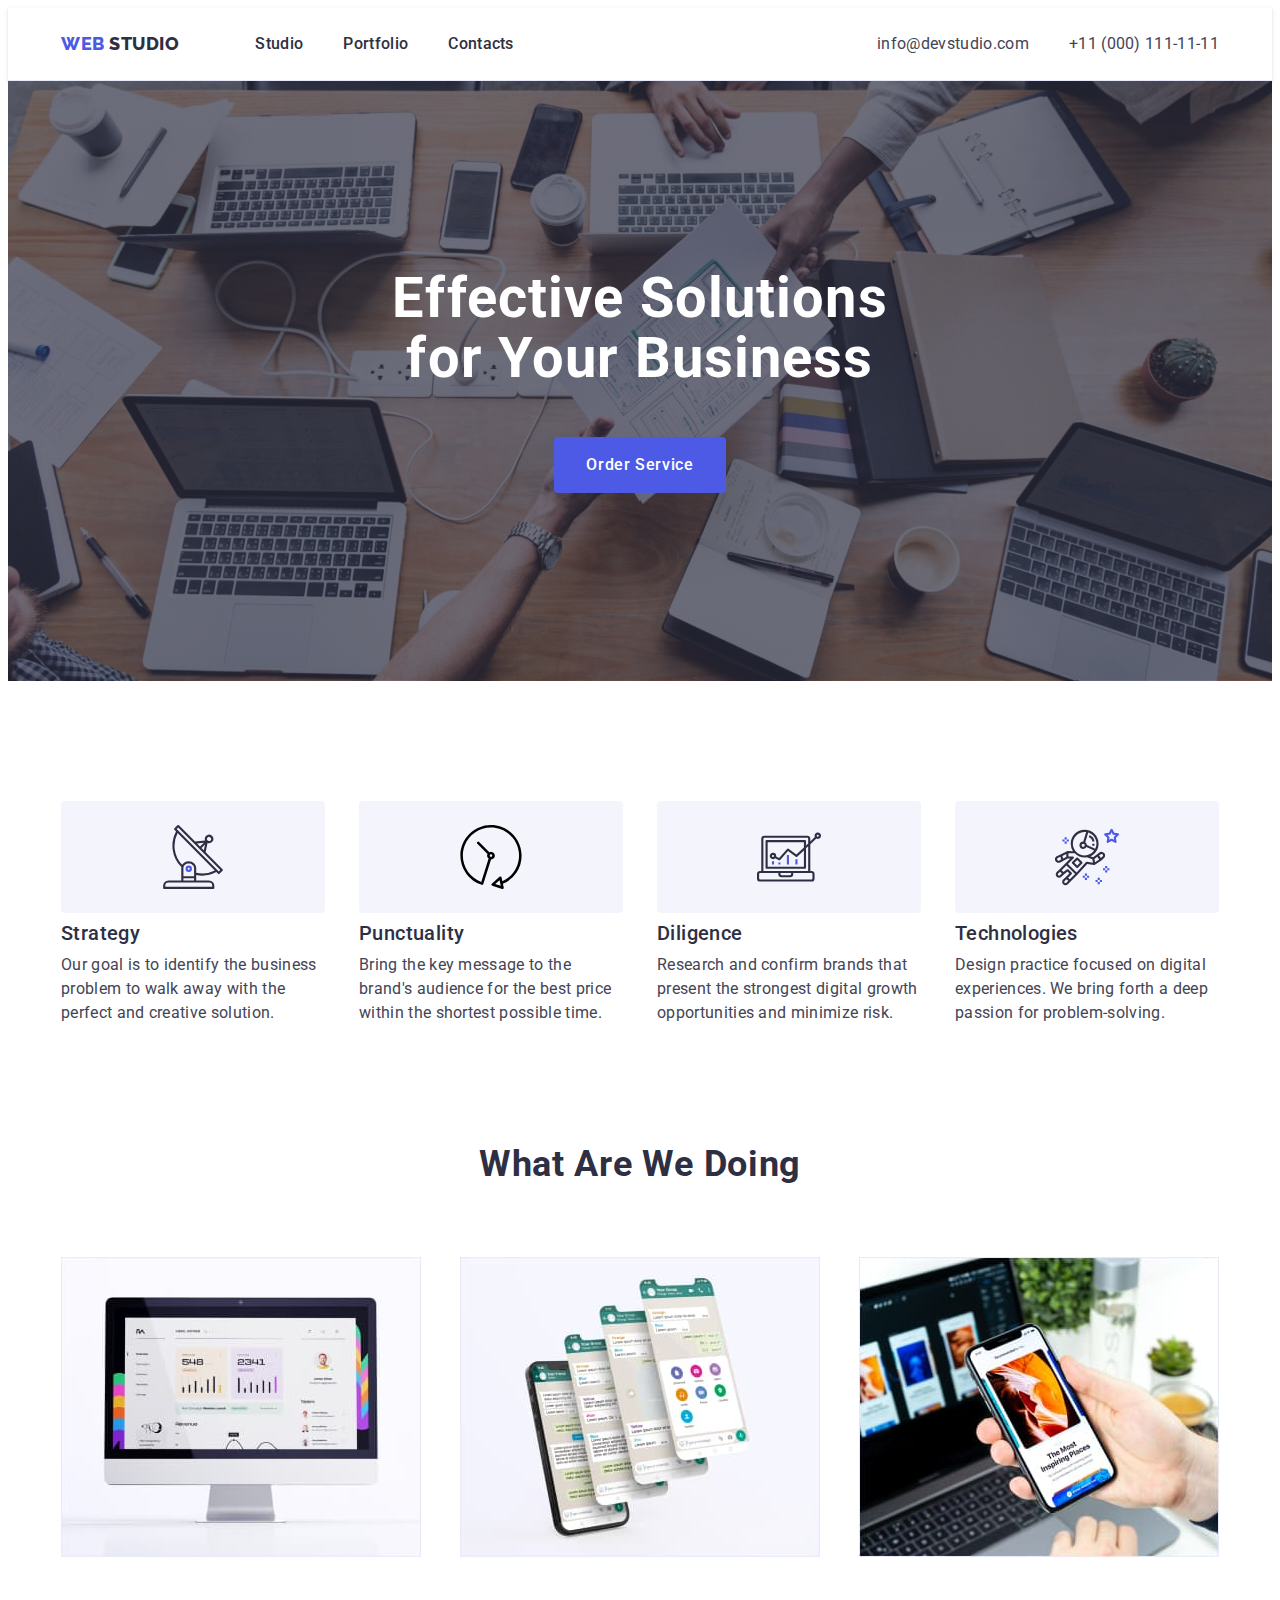
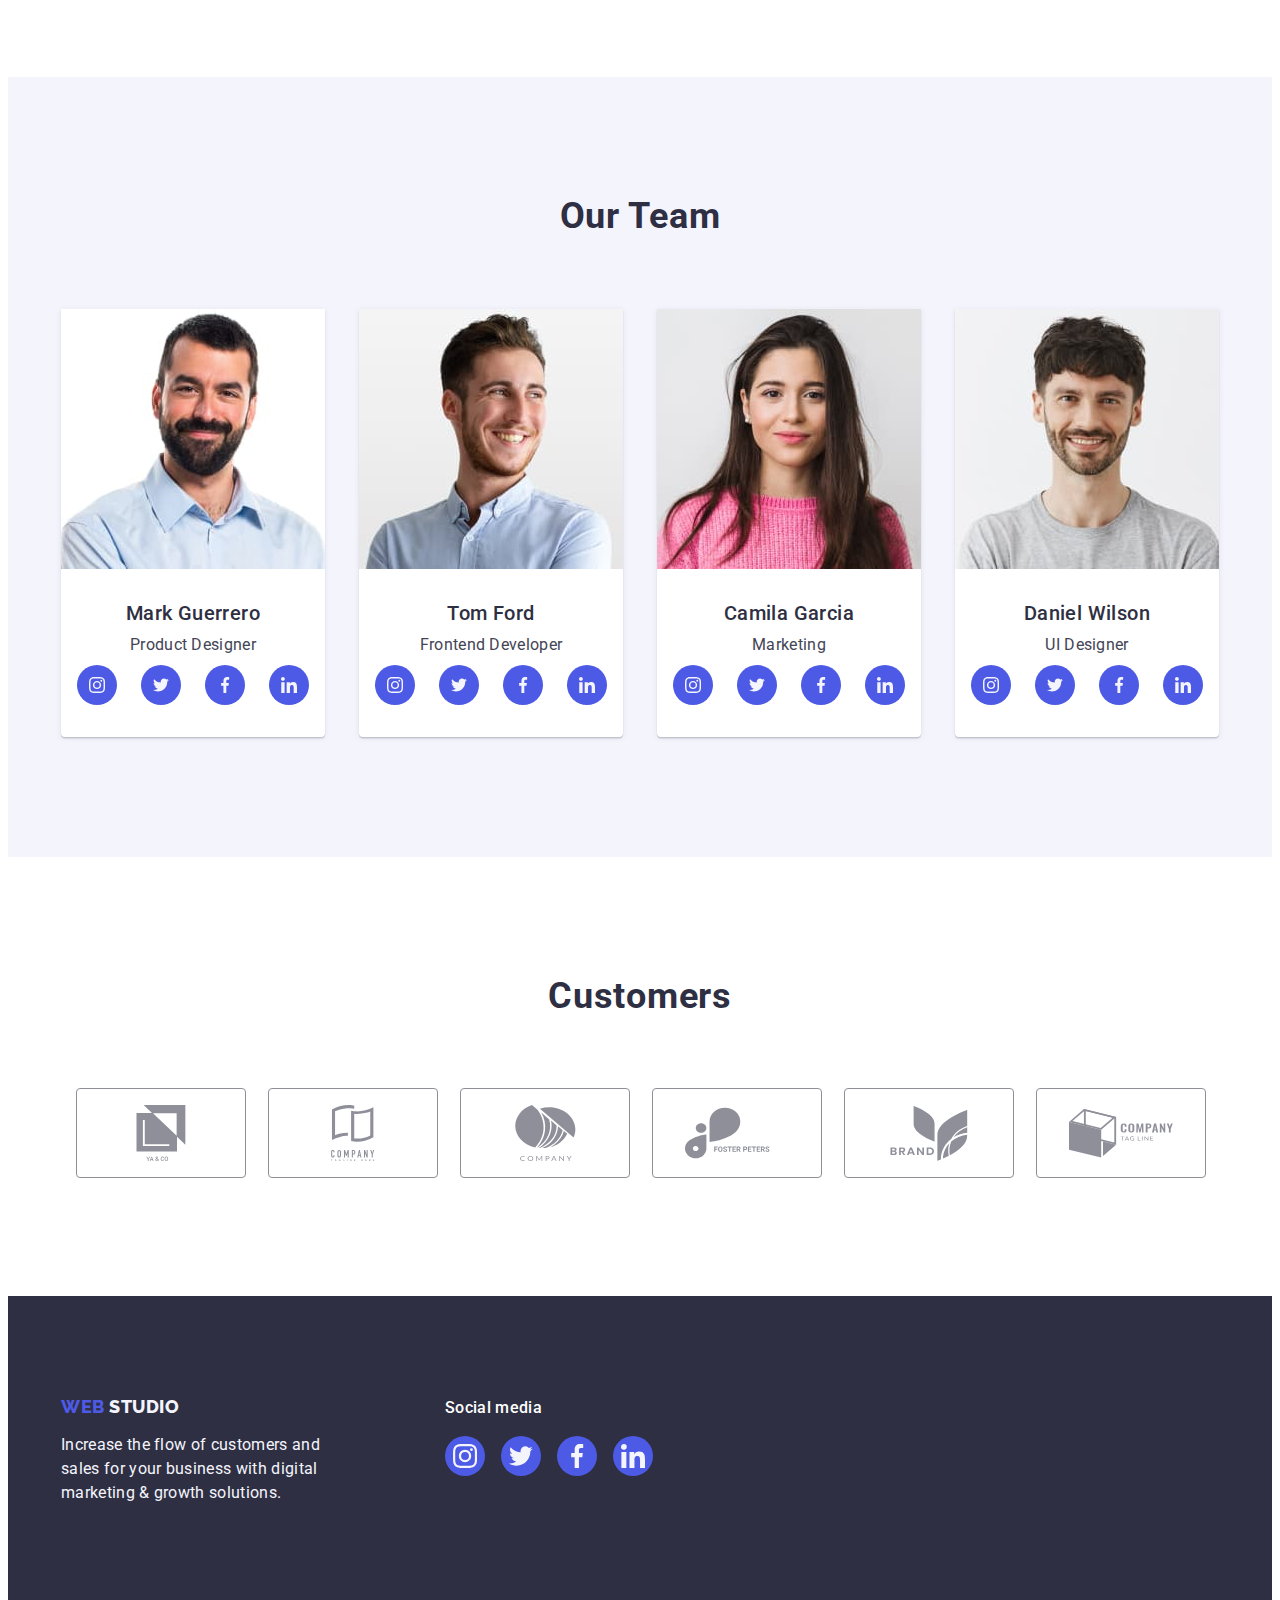
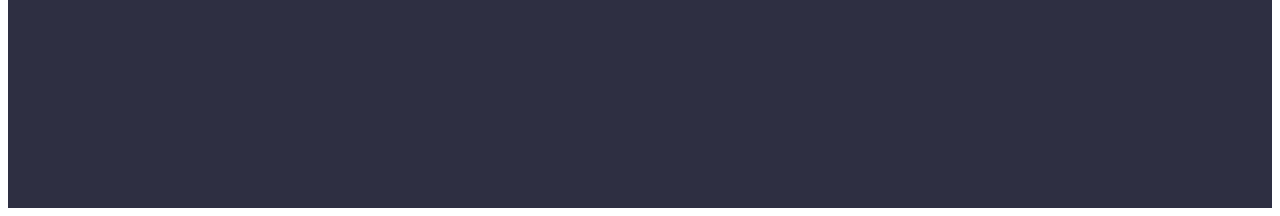
<file: index.html>
<!DOCTYPE html>
<html lang="en">
  <head>
    <meta charset="UTF-8" />
    <meta http-equiv="X-UA-Compatible" content="IE=edge" />
    <meta name="viewport" content="width=device-width, initial-scale=1.0" />
    <link rel="preconnect" href="https://fonts.googleapis.com" />
    <link rel="preconnect" href="https://fonts.gstatic.com" crossorigin />
    <link
      href="https://fonts.googleapis.com/css2?family=Raleway:wght@800&family=Roboto:wght@400;500;700&display=swap"
      rel="stylesheet"
    />
    <link
      rel="stylesheet"
      href="https://cdnjs.cloudflare.com/ajax/libs/modern-normalize/1.1.0/modern-normalize.min.css"
      integrity="sha512-wpPYUAdjBVSE4KJnH1VR1HeZfpl1ub8YT/NKx4PuQ5NmX2tKuGu6U/JRp5y+Y8XG2tV+wKQpNHVUX03MfMFn9Q=="
      crossorigin="anonymous"
      referrerpolicy="no-referrer"
    />
    <link rel="stylesheet" href="./css/styles.css" />
    <title>Document</title>
  </head>
  <body>
    <header class="header">
      <!-- navigation -->
      <div class="container main-nav">
        <nav class="main-nav">
          <!-- logo -->
          <a href="./index.html" class="logo link"> Web <span class="span-logo">Studio</span></a>

          <!-- navigation list -->
          <ul class="site-nav list">
            <li class="item">
              <a href="./index.html" class="navigation-link link"> Studio</a>
            </li>
            <li class="item">
              <a href="./portfolio.html" class="navigation-link link">Portfolio</a>
            </li>
            <li class="item"><a href="" class="navigation-link link"> Contacts</a></li>
          </ul>
        </nav>
        <!-- address -->
        <address class="address">
          <ul class="address-list list">
            <li class="item">
              <a href="mailto:info@devstudio.com" class="address-link list link">
                info@devstudio.com</a
              >
            </li>
            <li class="item">
              <a href="tel:+110001111111" class="address-link list link">+11 (000) 111-11-11</a>
            </li>
          </ul>
        </address>
      </div>
    </header>
    <!-- Main -->
    <main>
      <!-- section hero -->
      <section class="section-hero">
        <div class="container">
          <h1 class="hero">Effective Solutions for Your Business</h1>
          <button type="button" class="buttons">Order Service</button>
        </div>
      </section>
      <!-- section company -->
      <section class="company">
        <div class="container">
          <h2 hidden class="company-hero">Company description</h2>
          <ul class="company-list list">
            <li class="company-li company-li-1">
              <div class="section-company-container">
                <svg width="64" height="64">
                  <use href="./images/icons.svg#icon-antenna"></use>
                </svg>
              </div>
              <h3 class="titel-company">Strategy</h3>
              <p class="text-company">
                Our goal is to identify the business problem to walk away with the perfect and
                creative solution.
              </p>
            </li>
            <li class="company-li company-li-2">
              <div class="section-company-container">
                <svg width="64" height="64">
                  <use href="./images/icons.svg#icon-vector-cloc"></use>
                </svg>
              </div>
              <h3 class="titel-company">Punctuality</h3>
              <p class="text-company">
                Bring the key message to the brand's audience for the best price within the shortest
                possible time.
              </p>
            </li>
            <li class="company-li company-li-3">
              <div class="section-company-container">
                <svg width="64" height="64">
                  <use href="./images/icons.svg#icon-diagram"></use>
                </svg>
              </div>
              <h3 class="titel-company">Diligence</h3>
              <p class="text-company">
                Research and confirm brands that present the strongest digital growth opportunities
                and minimize risk.
              </p>
            </li>
            <li class="company-li company-li-4">
              <div class="section-company-container">
                <svg width="64" height="64">
                  <use href="./images/icons.svg#icon-astronaut"></use>
                </svg>
              </div>
              <h3 class="titel-company">Technologies</h3>
              <p class="text-company">
                Design practice focused on digital experiences. We bring forth a deep passion for
                problem-solving.
              </p>
            </li>
          </ul>
        </div>
      </section>
      <!-- section photo -->
      <section class="action">
        <div class="container">
          <h2 class="action-title">What are we doing</h2>
          <ul class="action-list list">
            <li class="action-list-li">
              <img src="./images/Computer.jpg" alt="Computer" width="360" />
            </li>
            <li class="action-list-li">
              <img src="./images/telephone.jpg" alt="telephone" width="360" />
            </li>
            <li class="action-list-li">
              <img
                src="./images/Telephone_and_Computer.jpg"
                alt="The computer is on the teble and the phone is in hand"
                width="360"
              />
            </li>
          </ul>
        </div>
      </section>
      <!-- section teams -->
      <section class="section-teams">
        <div class="container">
          <h2 class="teams-title">Our Team</h2>
          <ul class="teams-ul list">
            <li class="teams-list">
              <img src="./images/person1.jpg" alt="person 1" width="264" />
              <div class="teams-h-and-p">
                <h3 class="teams-list-title">Mark Guerrero</h3>
                <p class="teams-text">Product Designer</p>
                <ul class="list section-teams-svg-ul">
                  <li class="section-teams-list">
                    <a href="" class="section-teams-a">
                      <svg width="16" height="16" class="footer-social-svg">
                        <use href="./images/icons.svg#icon-instagram"></use>
                      </svg>
                    </a>
                  </li>
                  <li class="section-teams-list">
                    <a href="" class="section-teams-a">
                      <svg width="16" height="16" class="footer-social-svg">
                        <use href="./images/icons.svg#icon-twitter"></use>
                      </svg>
                    </a>
                  </li>
                  <li class="section-teams-list">
                    <a href="" class="section-teams-a">
                      <svg width="16" height="16" class="footer-social-svg">
                        <use href="./images/icons.svg#icon-facebook"></use>
                      </svg>
                    </a>
                  </li>
                  <li class="section-teams-list">
                    <a href="" class="section-teams-a">
                      <svg width="16" height="16" class="footer-social-svg">
                        <use href="./images/icons.svg#icon-linkedin"></use>
                      </svg>
                    </a>
                  </li>
                </ul>
              </div>
            </li>
            <li class="teams-list">
              <img src="./images/person2.jpg" alt="person 2" width="264" />
              <div class="teams-h-and-p">
                <h3 class="teams-list-title">Tom Ford</h3>
                <p class="teams-text">Frontend Developer</p>
                <ul class="list section-teams-svg-ul">
                  <li class="section-teams-list">
                    <a href="" class="section-teams-a">
                      <svg width="16" height="16" class="footer-social-svg">
                        <use href="./images/icons.svg#icon-instagram"></use>
                      </svg>
                    </a>
                  </li>
                  <li class="section-teams-list">
                    <a href="" class="section-teams-a">
                      <svg width="16" height="16" class="footer-social-svg">
                        <use href="./images/icons.svg#icon-twitter"></use>
                      </svg>
                    </a>
                  </li>
                  <li class="section-teams-list">
                    <a href="" class="section-teams-a">
                      <svg width="16" height="16" class="footer-social-svg">
                        <use href="./images/icons.svg#icon-facebook"></use>
                      </svg>
                    </a>
                  </li>
                  <li class="section-teams-list">
                    <a href="" class="section-teams-a">
                      <svg width="16" height="16" class="footer-social-svg">
                        <use href="./images/icons.svg#icon-linkedin"></use>
                      </svg>
                    </a>
                  </li>
                </ul>
              </div>
            </li>
            <li class="teams-list">
              <img src="./images/person3.jpg" alt="person 3" width="264" />
              <div class="teams-h-and-p">
                <h3 class="teams-list-title">Camila Garcia</h3>
                <p class="teams-text">Marketing</p>
                <ul class="list section-teams-svg-ul">
                  <li class="section-teams-list">
                    <a href="" class="section-teams-a">
                      <svg width="16" height="16" class="footer-social-svg">
                        <use href="./images/icons.svg#icon-instagram"></use>
                      </svg>
                    </a>
                  </li>
                  <li class="section-teams-list">
                    <a href="" class="section-teams-a">
                      <svg width="16" height="16" class="footer-social-svg">
                        <use href="./images/icons.svg#icon-twitter"></use>
                      </svg>
                    </a>
                  </li>
                  <li class="section-teams-list">
                    <a href="" class="section-teams-a">
                      <svg width="16" height="16" class="footer-social-svg">
                        <use href="./images/icons.svg#icon-facebook"></use>
                      </svg>
                    </a>
                  </li>
                  <li class="section-teams-list">
                    <a href="" class="section-teams-a">
                      <svg width="16" height="16" class="footer-social-svg">
                        <use href="./images/icons.svg#icon-linkedin"></use>
                      </svg>
                    </a>
                  </li>
                </ul>
              </div>
            </li>
            <li class="teams-list">
              <img src="./images/person4.jpg" alt="person 4" width="264" />
              <div class="teams-h-and-p">
                <h3 class="teams-list-title">Daniel Wilson</h3>
                <p class="teams-text">UI Designer</p>
                <ul class="list section-teams-svg-ul">
                  <li class="section-teams-list">
                    <a href="" class="section-teams-a">
                      <svg width="16" height="16" class="footer-social-svg">
                        <use href="./images/icons.svg#icon-instagram"></use>
                      </svg>
                    </a>
                  </li>
                  <li class="section-teams-list">
                    <a href="" class="section-teams-a">
                      <svg width="16" height="16" class="footer-social-svg">
                        <use href="./images/icons.svg#icon-twitter"></use>
                      </svg>
                    </a>
                  </li>
                  <li class="section-teams-list">
                    <a href="" class="section-teams-a">
                      <svg width="16" height="16" class="footer-social-svg">
                        <use href="./images/icons.svg#icon-facebook"></use>
                      </svg>
                    </a>
                  </li>
                  <li class="section-teams-list">
                    <a href="" class="section-teams-a">
                      <svg width="16" height="16" class="footer-social-svg">
                        <use href="./images/icons.svg#icon-linkedin"></use>
                      </svg>
                    </a>
                  </li>
                </ul>
              </div>
            </li>
          </ul>
        </div>
      </section>
      <!-- Customers -->
      <section class="section-customers">
        <div class="container">
          <h2 class="customers">Customers</h2>

          <ul class="list customers-conteiner">
            <li class="customers-clients-list">
              <a href="" class="customers-client">
                <svg width="104" height="56" class="customers-client-svg">
                  <use href="./images/icons.svg#icon-client-1"></use>
                </svg>
              </a>
            </li>
            <li class="customers-clients-list">
              <a href="" class="customers-client">
                <svg width="104" height="56" class="customers-client-svg">
                  <use href="./images/icons.svg#icon-client-2"></use>
                </svg>
              </a>
            </li>
            <li class="customers-clients-list">
              <a href="" class="customers-client">
                <svg width="104" height="56" class="customers-client-svg">
                  <use href="./images/icons.svg#icon-client-3"></use>
                </svg>
              </a>
            </li>
            <li class="customers-clients-list">
              <a href="" class="customers-client">
                <svg width="104" height="56" class="customers-client-svg">
                  <use href="./images/icons.svg#icon-client-4"></use>
                </svg>
              </a>
            </li>
            <li class="customers-clients-list">
              <a href="" class="customers-client">
                <svg width="104" height="56" class="customers-client-svg">
                  <use href="./images/icons.svg#icon-client-5"></use>
                </svg>
              </a>
            </li>
            <li class="customers-clients-list">
              <a href="" class="customers-client">
                <svg width="104" height="56" class="customers-client-svg">
                  <use href="./images/icons.svg#icon-client-6"></use>
                </svg>
              </a>
            </li>
          </ul>
        </div>
      </section>
    </main>
    <!-- Footer -->
    <footer class="footer">
      <div class="container container-footer">
        <div class="container-footer-logo-and-text">
          <a href="./index.html" class="logo-footer link footer-width">
            Web <span class="span-logo-footer">Studio</span></a
          >
          <p class="footer-text footer-width">
            Increase the flow of customers and sales for your business with digital marketing &
            growth solutions.
          </p>
        </div>

        <div class="container-footer-social">
          <p class="p-footer">Social media</p>

          <ul class="list footer-social footer-social-div-link">
            <li class="footer-social-li">
              <a href="" class="footer-social-link">
                <svg width="24" height="24" class="footer-social-svg">
                  <use href="./images/icons.svg#icon-instagram"></use>
                </svg>
              </a>
            </li>
            <li class="footer-social-li">
              <a href="" class="footer-social-link">
                <svg width="24" height="24" class="footer-social-svg">
                  <use href="./images/icons.svg#icon-twitter"></use>
                </svg>
              </a>
            </li>
            <li class="footer-social-li">
              <a href="" class="footer-social-link">
                <svg width="24" height="24" class="footer-social-svg">
                  <use href="./images/icons.svg#icon-facebook"></use>
                </svg>
              </a>
            </li>
            <li class="footer-social-li">
              <a href="" class="footer-social-link">
                <svg width="24" height="24" class="footer-social-svg">
                  <use href="./images/icons.svg#icon-linkedin"></use>
                </svg>
              </a>
            </li>
          </ul>
        </div>
      </div>
    </footer>
  </body>
</html>
</file>
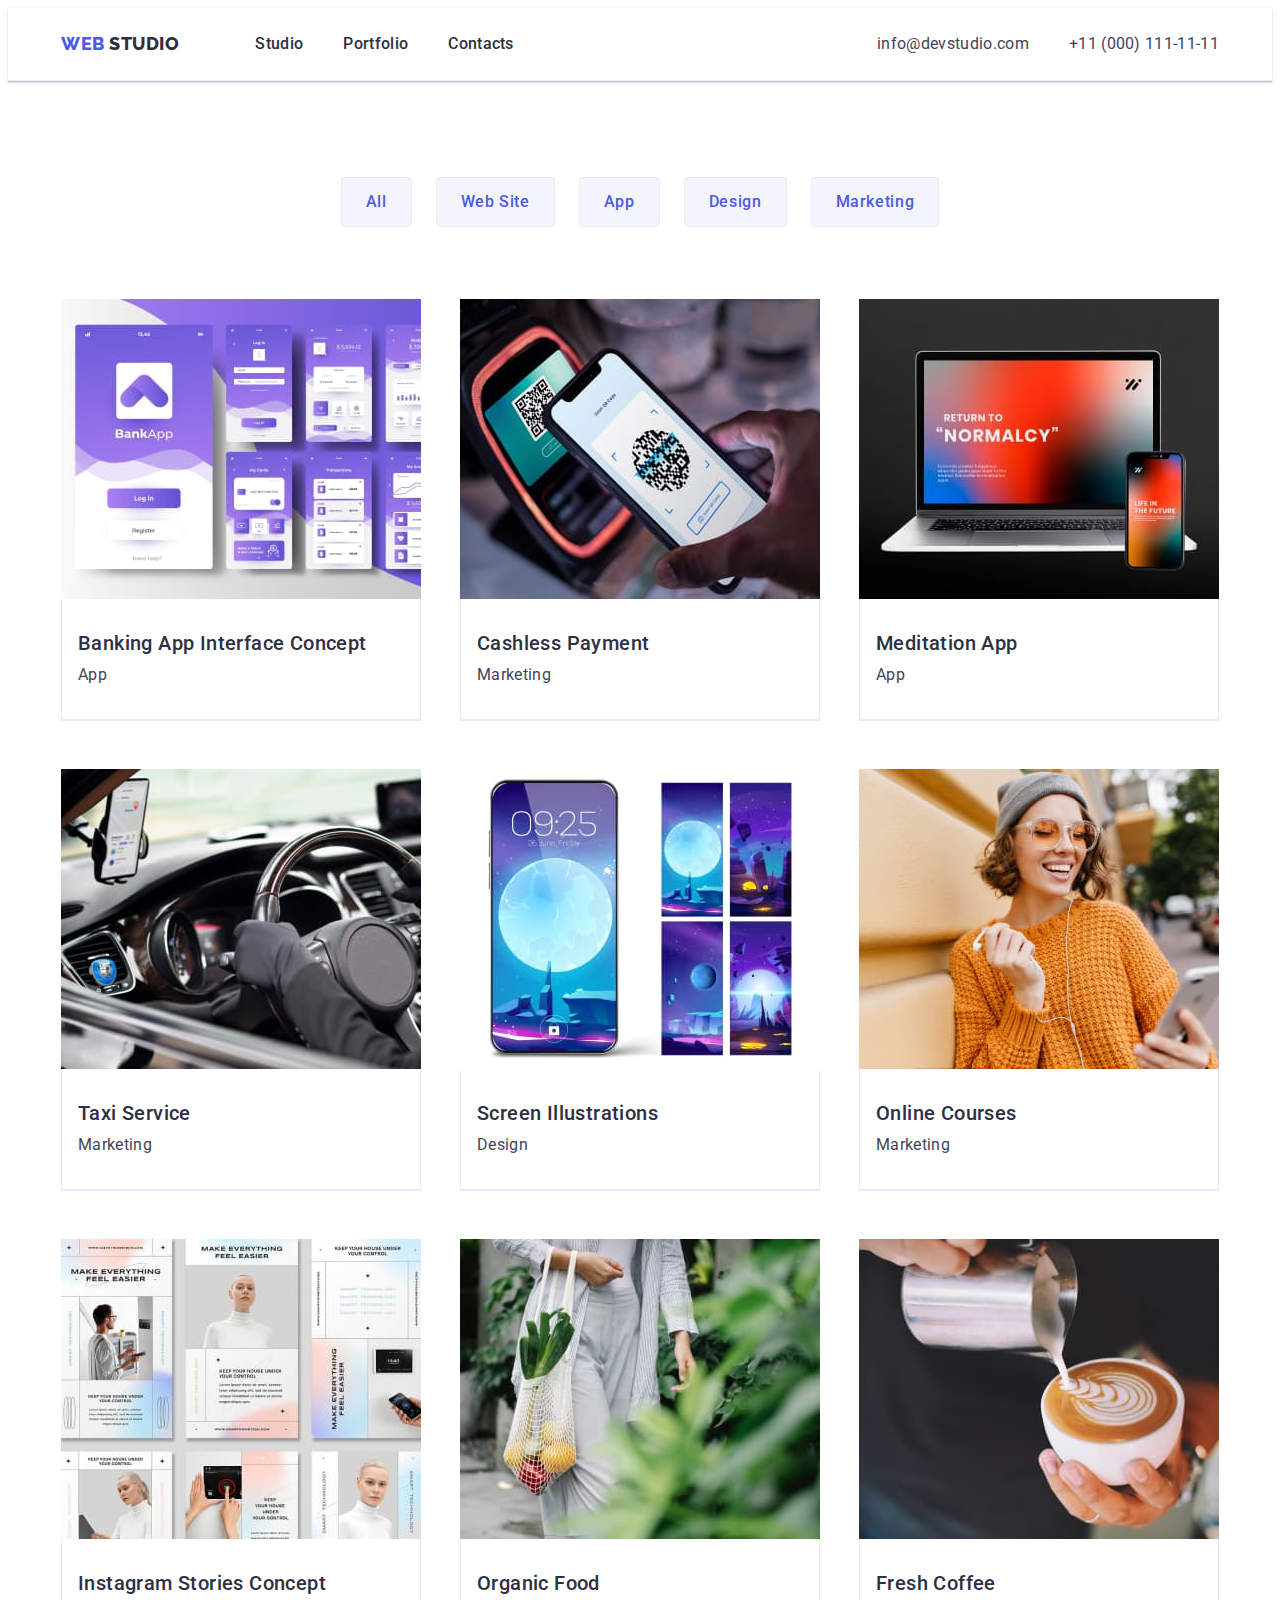
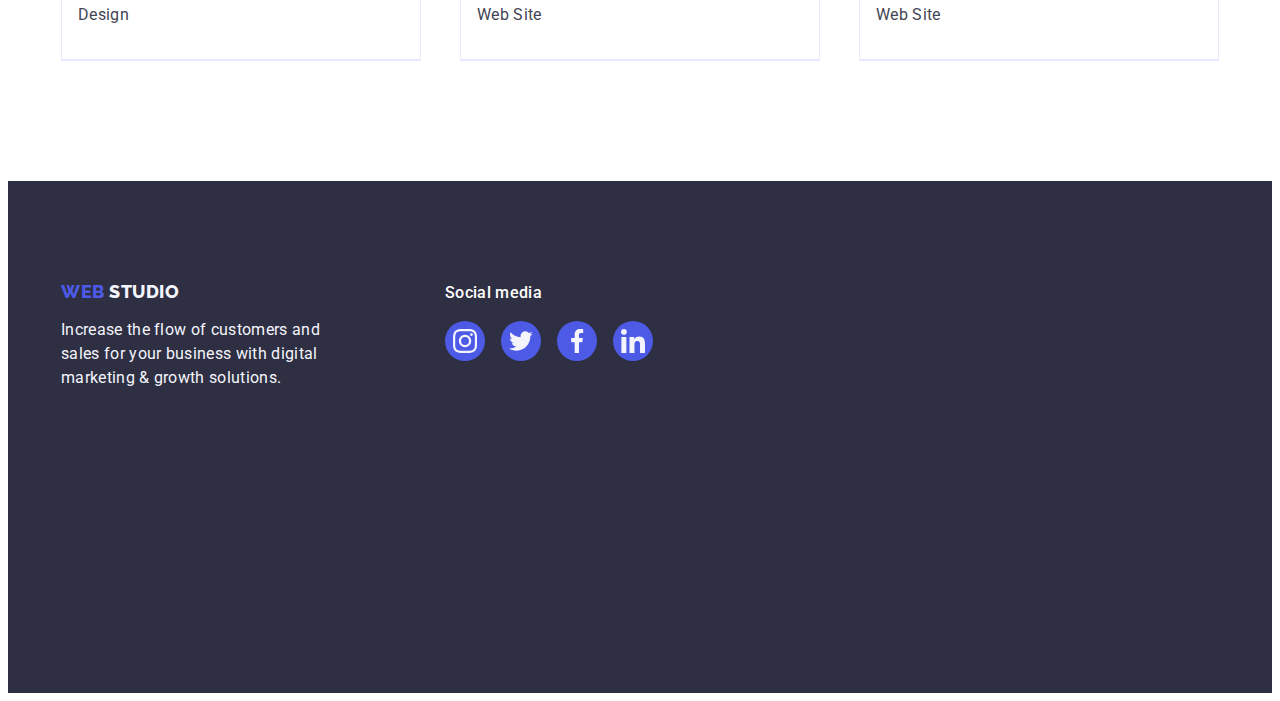
<file: portfolio.html>
<!DOCTYPE html>
<html lang="en">
  <head>
    <meta charset="UTF-8" />
    <meta http-equiv="X-UA-Compatible" content="IE=edge" />
    <meta name="viewport" content="width=device-width, initial-scale=1.0" />
    <link rel="preconnect" href="https://fonts.googleapis.com" />
    <link rel="preconnect" href="https://fonts.gstatic.com" crossorigin />
    <link
      href="https://fonts.googleapis.com/css2?family=Raleway:wght@800&family=Roboto:wght@400;500;700&display=swap"
      rel="stylesheet"
    />
    <link
      rel="stylesheet"
      href="https://cdnjs.cloudflare.com/ajax/libs/modern-normalize/1.1.0/modern-normalize.min.css"
      integrity="sha512-wpPYUAdjBVSE4KJnH1VR1HeZfpl1ub8YT/NKx4PuQ5NmX2tKuGu6U/JRp5y+Y8XG2tV+wKQpNHVUX03MfMFn9Q=="
      crossorigin="anonymous"
      referrerpolicy="no-referrer"
    />
    <link rel="stylesheet" href="./css/styles.css" />
    <title>Portfolio</title>
  </head>
  <body>
    <!-- Header -->
    <header class="header">
      <!-- navigation -->
      <div class="container main-nav">
        <nav class="main-nav">
          <!-- logo -->
          <a href="./index.html" class="logo link"> Web <span class="span-logo">Studio</span></a>

          <!-- navigation list -->
          <ul class="site-nav list">
            <li class="item">
              <a href="./index.html" class="navigation-link link"> Studio</a>
            </li>
            <li class="item">
              <a href="./portfolio.html" class="navigation-link link">Portfolio</a>
            </li>
            <li class="item"><a href="" class="navigation-link link"> Contacts</a></li>
          </ul>
        </nav>
        <!-- address -->
        <address class="address">
          <ul class="address-list list">
            <li class="item">
              <a href="mailto:info@devstudio.com" class="address-link list link">
                info@devstudio.com</a
              >
            </li>
            <li class="item">
              <a href="tel:+110001111111" class="address-link list link">+11 (000) 111-11-11</a>
            </li>
          </ul>
        </address>
      </div>
    </header>
    <!-- Main -->
    <main class="gallery-section">
      <section class="portfolio-main">
        <div class="container container-portfolio">
          <h1 hidden>Gallery</h1>
          <ul class="list buttons-ul">
            <li class="item"><button type="button" class="buttons-list">All</button></li>
            <li class="item"><button type="button" class="buttons-list">Web Site</button></li>
            <li class="item"><button type="button" class="buttons-list">App</button></li>
            <li class="item"><button type="button" class="buttons-list">Design</button></li>
            <li class="item"><button type="button" class="buttons-list">Marketing</button></li>
          </ul>
          <ul class="list list-photo">
            <li>
              <a class="link list-photo-link" href="./index.html">
                <img src="./images/img1.jpg" alt="Mobaile application" width="360" />
                <div class="list-photo-h2-and-p">
                  <h2 class="portfolio-main-title">Banking App Interface Concept</h2>
                  <p class="portfolio-main-text">App</p>
                </div>
              </a>
            </li>
            <li>
              <a class="link list-photo-link" href="./index.html">
                <img src="./images/img2.jpg" alt="Peyment by phone " width="360" />
                <div class="list-photo-h2-and-p">
                  <h2 class="portfolio-main-title">Cashless Payment</h2>

                  <p class="portfolio-main-text">Marketing</p>
                </div>
              </a>
            </li>
            <li>
              <a class="link list-photo-link" href="./index.html">
                <img src="./images/img3.jpg" alt="Laptop and computer" width="360" />
                <div class="list-photo-h2-and-p">
                  <h2 class="portfolio-main-title">Meditation App</h2>
                  <p class="portfolio-main-text">App</p>
                </div>
              </a>
            </li>
            <li>
              <a class="link list-photo-link" href="./index.html">
                <img src="./images/img4.jpg" alt="Person driving a car" width="360" />
                <div class="list-photo-h2-and-p">
                  <h2 class="portfolio-main-title">Taxi Service</h2>
                  <p class="portfolio-main-text">Marketing</p>
                </div>
              </a>
            </li>
            <li>
              <a class="link list-photo-link" href="./index.html"
                ><img src="./images/img5.jpg" alt="Phone and photo" width="360" />
                <div class="list-photo-h2-and-p">
                  <h2 class="portfolio-main-title">Screen Illustrations</h2>
                  <p class="portfolio-main-text">Design</p>
                </div>
              </a>
            </li>
            <li>
              <a class="link list-photo-link" href="./index.html">
                <img src="./images/img6.jpg" alt="Girl with phone" width="360" />
                <div class="list-photo-h2-and-p">
                  <h2 class="portfolio-main-title">Online Courses</h2>
                  <p class="portfolio-main-text">Marketing</p>
                </div>
              </a>
            </li>
            <li>
              <a class="link list-photo-link" href="./index.html">
                <img src="./images/img7.jpg" alt="Advertising robot" width="360" />
                <div class="list-photo-h2-and-p">
                  <h2 class="portfolio-main-title">Instagram Stories Concept</h2>
                  <p class="portfolio-main-text">Design</p>
                </div>
              </a>
            </li>
            <li>
              <a class="link list-photo-link" href="./index.html"
                ><img
                  src="./images/img9.jpg"
                  alt="A new with vegetables carried by a girl"
                  width="360"
                />
                <div class="list-photo-h2-and-p">
                  <h2 class="portfolio-main-title">Organic Food</h2>
                  <p class="portfolio-main-text">Web Site</p>
                </div>
              </a>
            </li>
            <li>
              <a class="link list-photo-link" href="./index.html">
                <img src="./images/img8.jpg" alt="Coffee with cream" width="360" />
                <div class="list-photo-h2-and-p">
                  <h2 class="portfolio-main-title">Fresh Coffee</h2>
                  <p class="portfolio-main-text">Web Site</p>
                </div>
              </a>
            </li>
          </ul>
        </div>
      </section>
    </main>

    <!-- Footer -->
    <footer class="footer">
      <div class="container container-footer">
        <div class="container-footer-logo-and-text">
          <a href="./index.html" class="logo-footer link footer-width">
            Web <span class="span-logo-footer">Studio</span></a
          >
          <p class="footer-text footer-width">
            Increase the flow of customers and sales for your business with digital marketing &
            growth solutions.
          </p>
        </div>

        <div class="container-footer-social">
          <p class="p-footer">Social media</p>

          <ul class="list footer-social footer-social-div-link">
            <li class="footer-social-li">
              <a href="" class="footer-social-link">
                <svg width="24" height="24" class="footer-social-svg">
                  <use href="./images/icons.svg#icon-instagram"></use>
                </svg>
              </a>
            </li>
            <li class="footer-social-li">
              <a href="" class="footer-social-link">
                <svg width="24" height="24" class="footer-social-svg">
                  <use href="./images/icons.svg#icon-twitter"></use>
                </svg>
              </a>
            </li>
            <li class="footer-social-li">
              <a href="" class="footer-social-link">
                <svg width="24" height="24" class="footer-social-svg">
                  <use href="./images/icons.svg#icon-facebook"></use>
                </svg>
              </a>
            </li>
            <li class="footer-social-li">
              <a href="" class="footer-social-link">
                <svg width="24" height="24" class="footer-social-svg">
                  <use href="./images/icons.svg#icon-linkedin"></use>
                </svg>
              </a>
            </li>
          </ul>
        </div>
      </div>
    </footer>
  </body>
</html>
</file>
<file: css/styles.css>
:root {
  --primary-text-color: #434455;
  --pitel-text-color: #2e2f42;
  --hero-text-color: #ffffff;
  --buton-text-color: #4d5ae5;
  --Pressed-state-color: #404bbf;
}
body {
  background-color: #ffffff;
  color: var(--primary-text-color);

  font-family: 'Raleway', sans-serif;
  font-family: 'Roboto', sans-serif;
}

/* index.html, portfolio.html */
img {
  display: block;
}

.list {
  margin: 0;
  padding: 0;
  list-style: none;
}

.link {
  text-decoration: none;
}

.container {
  padding-left: 15px;
  padding-right: 15px;
  margin-left: auto;
  margin-right: auto;
  width: 1158px;
}
/* header */
.header {
  border-bottom: 1px solid #e7e9fc;
  box-shadow: 0px 2px 1px rgba(46, 47, 66, 0.08), 0px 1px 1px rgba(46, 47, 66, 0.16),
    0px 1px 6px rgba(46, 47, 66, 0.08);
}

.main-nav {
  display: flex;
  align-items: center;
}
/* nav */

/* logo */

.logo {
  margin-right: 76px;

  color: var(--buton-text-color);

  font-family: 'Raleway', sans-serif;
  font-style: normal;
  font-weight: 800;
  font-size: 18px;
  line-height: 1.17;
  align-items: center;
  letter-spacing: 0.03em;
  text-transform: uppercase;
}
.span-logo {
  color: var(--pitel-text-color);

  font-family: 'Raleway', sans-serif;
}

/* site-list-navigation */

.site-nav {
  display: flex;
  gap: 40px;
}

.navigation-link {
  display: block;
  padding-top: 24px;
  padding-bottom: 24px;

  color: var(--pitel-text-color);

  font-style: normal;
  font-weight: 500;
  font-size: 16px;
  line-height: 1.5;
  letter-spacing: 0.02em;
}

.navigation-link:hover,
:focus {
  color: var(--Pressed-state-color);
}

.navigation-link.current {
  color: var(--Pressed-state-color);
}

/* address */
.address {
  margin-left: auto;
  font-style: normal;
}

.address-list {
  display: flex;
  gap: 40px;

  font-style: normal;
  font-weight: 400;
  font-size: 16px;
  line-height: 1.5;
  letter-spacing: 0.02em;
}
.address-link {
  padding-top: 24px;
  padding-bottom: 24px;
  text-decoration: none;
  color: var(--primary-text-color);
}

.address-link:hover,
.address-link:focus {
  color: var(--Pressed-state-color);
}

/* Main */
.section-hero {
  margin-right: auto;
  margin-left: auto;
  padding: 188px 0 188px 0;

  max-height: 600px;
  max-width: 1440px;
  background-color: var(--pitel-text-color);
  background-repeat: no-repeat;
  background-position: center;
  background-size: cover;
  background-image: linear-gradient(rgba(46, 47, 66, 0.7), rgba(46, 47, 66, 0.7)),
    url(../images/people-office.jpg);
}

.hero {
  margin-left: auto;
  margin-right: auto;
  margin-top: 0;
  margin-bottom: 48px;
  max-width: 496px;

  color: var(--hero-text-color);
  font-style: normal;
  font-weight: 700;
  font-size: 56px;
  line-height: 1.07;
  text-align: center;
  letter-spacing: 0.02em;
}
.buttons {
  display: block;
  margin-left: auto;
  margin-right: auto;
  padding: 16px 32px;
  min-width: 169px;
  height: 56px;
  border: none;

  color: var(--hero-text-color);
  background-color: var(--buton-text-color);

  font-family: 'Roboto', sans-serif;
  cursor: pointer;
  font-style: normal;
  font-weight: 500;
  font-size: 16px;
  line-height: 1.5;
  border-radius: 4px;
  align-items: center;
  letter-spacing: 0.04em;
}

.buttons:hover,
.buttons:focus {
  background-color: var(--Pressed-state-color);
}

/* section company */

.action {
  padding-bottom: 120px;
}

.company {
  padding: 120px 0 120px 0;
}

.section-company-container {
  display: flex;
  justify-content: center;
  align-items: center;
  background-color: #f4f4fd;
  width: 264px;
  height: 112px;
  margin-bottom: 8px;
  border-radius: 4px;
}

.company-list {
  display: flex;
  justify-content: space-between;

  gap: 24px;
}

.company-li {
  width: 264px;
}

.titel-company {
  margin-top: 0;
  margin-bottom: 8px;

  color: var(--pitel-text-color);

  font-style: normal;
  font-weight: 500;
  font-size: 20px;
  line-height: 1.2;
  letter-spacing: 0.02em;
  text-transform: capitalize;
}

.text-company {
  margin: 0;

  color: var(--primary-text-color);

  font-style: normal;
  font-weight: 400;
  font-size: 16px;
  line-height: 1.5;
  letter-spacing: 0.02em;
}

/* section-action */

.action-list {
  display: flex;
  justify-content: space-between;
  gap: 24px;
}

.action-list-li {
  width: calc((100%-48) / 3);
}

.action-title {
  margin-top: 0;
  margin-bottom: 72px;

  color: var(--pitel-text-color);

  font-style: normal;
  font-weight: 700;
  font-size: 36px;
  line-height: 1.11;
  letter-spacing: 0.02em;
  text-transform: capitalize;
  text-align: center;
}

/* Teams */

.section-teams {
  padding-top: 120px;
  padding-bottom: 120px;

  background-color: #f4f4fd;
}

.teams-title {
  margin-top: 0;
  margin-bottom: 72px;

  color: var(--pitel-text-color);

  font-style: normal;
  font-weight: 700;
  font-size: 36px;
  line-height: 1.11;
  letter-spacing: 0.02em;
  text-align: center;
  text-transform: capitalize;
}

.teams-ul {
  display: flex;
  gap: 24px;
  justify-content: space-between;
}

.teams-h-and-p {
  padding: 32px 0;
}

.teams-list {
  background-color: #ffffff;
  box-shadow: 0px 1px 6px rgba(46, 47, 66, 0.08), 0px 1px 1px rgba(46, 47, 66, 0.16),
    0px 2px 1px rgba(46, 47, 66, 0.08);
  border-radius: 0 0 4px 4px;
}
.teams-list-title {
  text-align: center;
  margin: 0;
  margin-bottom: 8px;

  color: var(--pitel-text-color);

  font-style: normal;
  font-weight: 500;
  font-size: 20px;
  line-height: 1.2;
  letter-spacing: 0.02em;
}

.teams-text {
  margin: 0;
  margin-bottom: 8px;
  text-align: center;

  color: var(--primary-text-color);

  font-style: normal;
  font-weight: 400;
  font-size: 16px;
  line-height: 1.5;
  letter-spacing: 0.02em;
}
.section-teams-svg-ul {
  display: flex;
  justify-content: center;
  gap: 24px;
}
.section-teams-list {
  display: flex;
  width: 40px;
  height: 40px;
}
.section-teams-a {
  display: flex;
  justify-content: center;
  align-items: center;
  margin: 0;
  padding: 0;
  width: 100%;
  height: 100%;
  border-radius: 50%;
  background-color: var(--buton-text-color);
}
.section-teams-a:hover,
.section-teams-a:focus {
  background-color: var(--Pressed-state-color);
}

/* Customers */
.section-customers {
  padding-top: 120px;
  padding-bottom: 120px;
}
.customers {
  margin: 0;
  margin-bottom: 72px;

  color: var(--pitel-text-color);

  font-style: normal;
  font-weight: 700;
  font-size: 36px;
  line-height: 1.1;
  text-align: center;
  letter-spacing: 0.02em;
  text-transform: capitalize;
}
.customers-conteiner {
  display: flex;
  justify-content: center;
  gap: 24px;
}
.customers-clients-list {
  width: 168px;
  height: 88px;
}
.customers-client {
  display: flex;
  justify-content: center;
  align-items: center;
  width: 100%;
  height: 100%;
  border: 1px solid #8e8f99;
  border-radius: 4px;
  color: #8e8f99;
}
.customers-client:hover,
.customers-client:focus {
  border-color: var(--Pressed-state-color);
  color: var(--Pressed-state-color);
}
.customers-client-svg {
  fill: currentColor;
}

/* Footer */
.footer {
  display: flex;
  padding-top: 100px;
  padding-bottom: 100px;
  min-height: 312px;

  background-color: var(--pitel-text-color);
}
.container-footer {
  display: flex;
  align-items: baseline;
}

.container-footer-logo-and-text {
  margin-right: 120px;
}

.footer-width {
  width: 264px;
}

.logo-footer {
  display: inline-block;
  margin-bottom: 16px;

  color: var(--buton-text-color);

  font-family: 'Raleway', sans-serif;
  font-style: normal;
  font-weight: 800;
  font-size: 18px;
  line-height: 1.17;
  align-items: center;
  letter-spacing: 0.03em;
  text-transform: uppercase;
}

.span-logo-footer {
  display: inline-block;

  color: #ffffff;

  font-family: 'Raleway', sans-serif;
  font-style: normal;
  font-weight: 800;
  font-size: 18px;
  line-height: 21px;
  align-items: center;
  letter-spacing: 0.03em;
  text-transform: uppercase;
}

.footer-text {
  margin: 0;

  color: #f4f4fd;

  font-style: normal;
  font-weight: 400;
  font-size: 16px;
  line-height: 1.5;
  letter-spacing: 0.02em;
}

.p-footer {
  margin: 0;
  margin-bottom: 16px;
  margin-bottom: 16px;
  font-style: normal;
  font-weight: 500;
  font-size: 16px;
  line-height: 1.5;
  letter-spacing: 0.02em;

  color: #ffffff;
}

.container-footer-social {
  display: flex;
  flex-direction: column;
  align-items: baseline;
}
.footer-social-div-link {
  display: flex;
  gap: 16px;
}
.footer-social-li {
  display: flex;
  justify-content: center;
  align-items: center;
  width: 40px;
  height: 40px;
}
.footer-social-link {
  display: flex;
  justify-content: center;
  align-items: center;
  margin: 0;
  padding: 0;
  width: 100%;
  height: 100%;
  border-radius: 50%;
  background-color: var(--buton-text-color);
}
.footer-social-link:hover,
.footer-social-link:focus {
  background-color: #31d0aa;
}
.footer-social-svg {
  fill: #f4f4fd;
}

/* portfolio.html */

.portfolio-main {
  padding: 96px 0 120px 0;
}

/* buttons portfolio */

.buttons-ul {
  margin-bottom: 72px;
  display: flex;
  justify-content: center;

  gap: 24px;
}

.buttons-list {
  display: flex;
  padding: 12px 24px;

  border: 1px solid #e7e9fc;

  color: var(--buton-text-color);
  background-color: #f4f4fd;

  font-family: 'Roboto', sans-serif;
  border-radius: 4px;
  font-weight: 500;
  font-size: 16px;
  line-height: 1.5;
  align-items: center;
  text-align: center;
  letter-spacing: 0.04em;
  cursor: pointer;
}

.buttons-list:hover,
.buttons-list:focus {
  border: 1px solid transparent;
  box-shadow: 0px 3px 1px rgba(0, 0, 0, 0.1), 0px 2px 1px rgba(0, 0, 0, 0.08),
    0px 2px 2px rgba(0, 0, 0, 0.12);

  background-color: var(--Pressed-state-color);
  color: #ffffff;
}

/* gallery */

.list-photo-h2-and-p {
  border: 1px solid #e7e9fc;
  border-top: none;

  padding: 32px 16px;
}

.list-photo {
  display: flex;
  flex-wrap: wrap;
  justify-content: space-between;

  column-gap: 24px;
  row-gap: 48px;
}

.list-photo-link {
  display: block;
  width: 360px;
  border-bottom: 1px solid #e7e9fc;
}
.list-photo-link:hover,
.list-photo-link:focus {
  box-shadow: 0px 1px 6px rgba(46, 47, 66, 0.08), 0px 1px 1px rgba(46, 47, 66, 0.16),
    0px 2px 1px rgba(46, 47, 66, 0.08);
}

.span-logo-footer {
  color: #f4f4fd;
}
.portfolio-main-title {
  margin-top: 0;
  margin-bottom: 8px;

  color: var(--pitel-text-color);

  font-style: normal;
  font-weight: 500;
  font-size: 20px;
  line-height: 1.2;
  letter-spacing: 0.02em;
}
.portfolio-main-text {
  margin-top: 0;
  margin-bottom: 0;

  color: var(--primary-text-color);

  font-style: normal;
  font-weight: 400;
  font-size: 16px;
  line-height: 1.5;
  letter-spacing: 0.02em;
}
</file>
